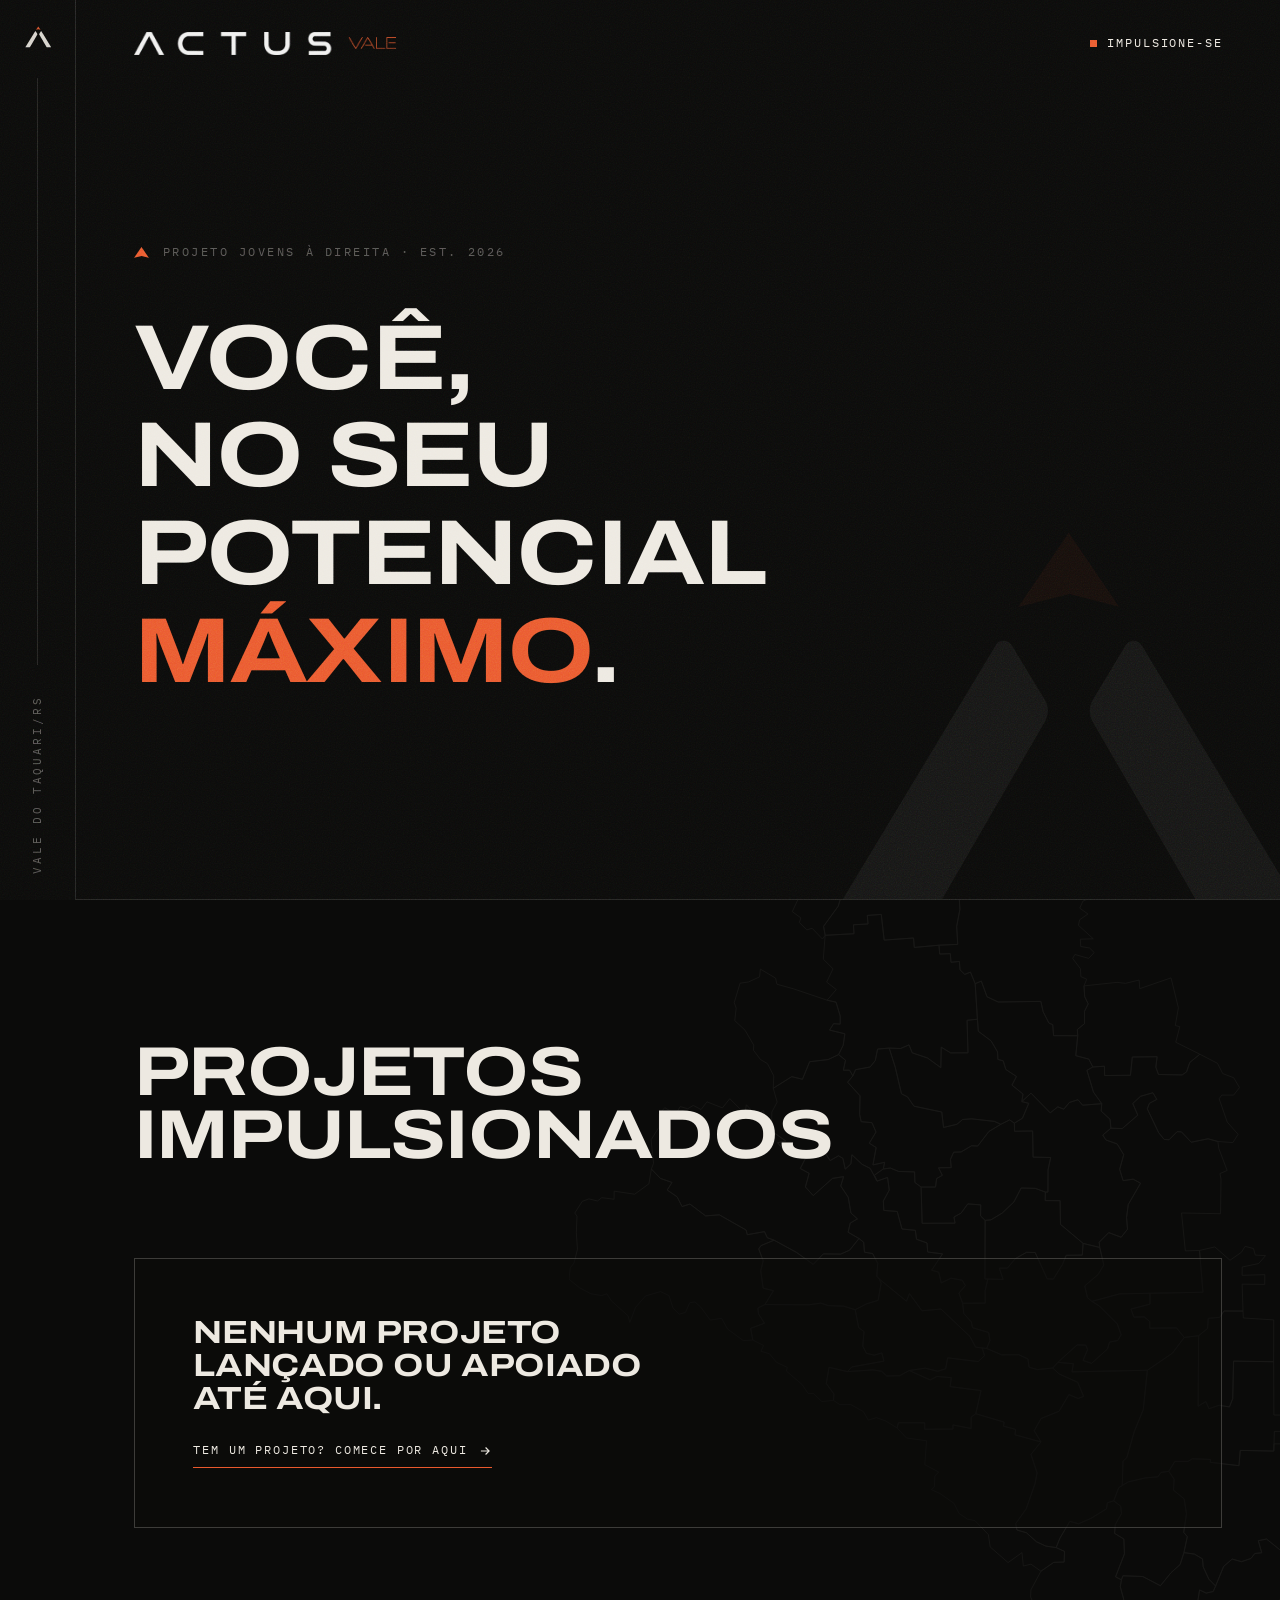
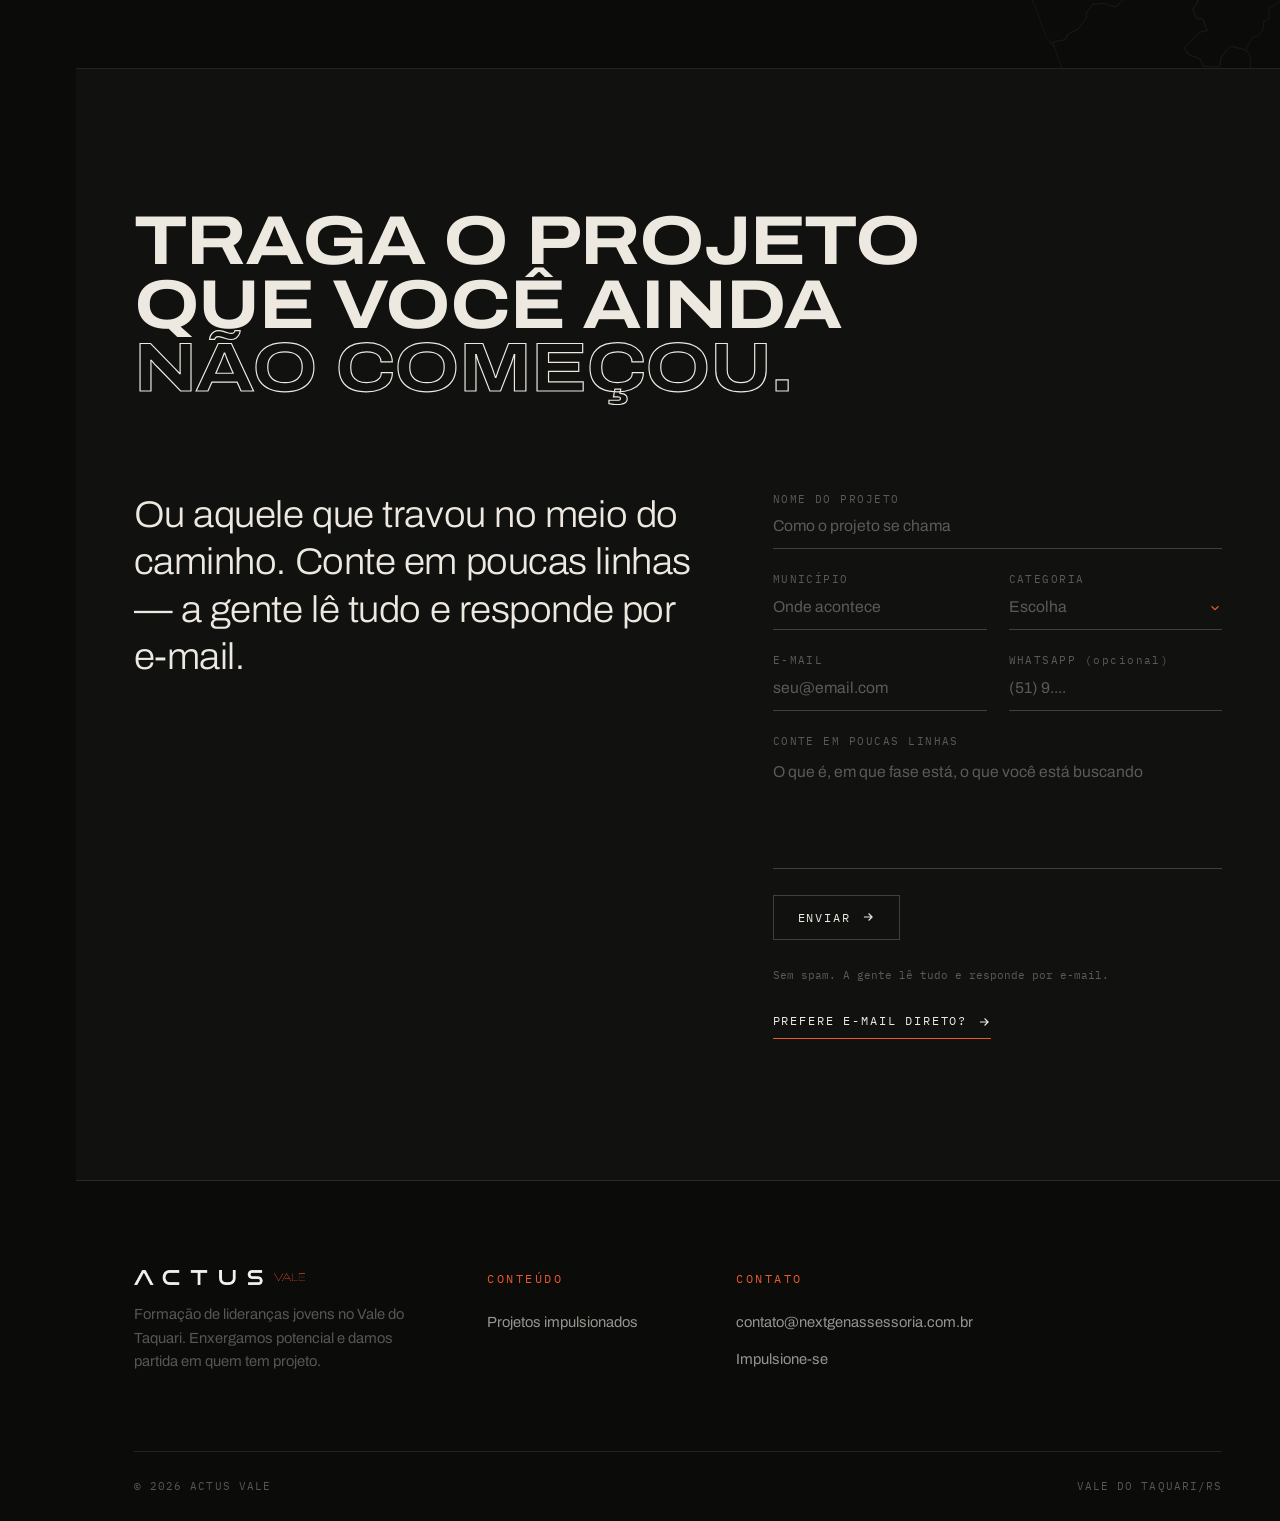
<file: index.html>
<!doctype html>
<html lang="pt-BR">
<head>
<meta charset="UTF-8">
<meta name="viewport" content="width=device-width, initial-scale=1">
<title>Actus Vale</title>
<meta name="description" content="Projeto Jovens à Direita, do Vale do Taquari. Formação de lideranças jovens, mentoria e caminho de recurso para quem tem projeto.">
<link rel="icon" href="assets/img/mark.svg" type="image/svg+xml">
<link rel="preconnect" href="https://fonts.googleapis.com">
<link rel="preconnect" href="https://fonts.gstatic.com" crossorigin>
<link href="https://fonts.googleapis.com/css2?family=Archivo:wdth,wght@62..125,300..800&family=IBM+Plex+Mono:wght@400;500&family=Newsreader:ital,opsz,wght@1,6..72,300&display=swap" rel="stylesheet">
<link rel="stylesheet" href="assets/css/style.css">
</head>
<body>

<!-- ============ RAIL ============ -->
<aside class="rail">
  <a href="index.html"><img class="rail-mark" src="assets/img/mark.svg" alt="Actus Vale"></a>
  <div class="rail-track"><div class="rail-fill"></div></div>
  <div class="rail-vert">Vale do Taquari/RS</div>
</aside>

<!-- ============ CABEÇALHO ============ -->
<header class="head">
  <div class="wrap">
    <a href="index.html" class="brand">
      <img src="assets/img/logo-horizontal-light.png" alt="Actus Vale">
    </a>
    <div class="head-right">
      <!-- página "Sobre" fora do ar por enquanto — descomente para reativar
      <a href="sobre.html" class="nav-link">Sobre</a>
      -->
      <a href="#convite" class="nav-cta"><span class="dot"></span>Impulsione-se</a>
    </div>
  </div>
</header>

<main>

  <!-- ============ HERO ============ -->
  <section class="hero">
    <img class="hero-mark" src="assets/img/mark.svg" alt="">

    <div class="wrap hero-inner">
      <div class="hero-flag">
        <svg class="chev" viewBox="387 0 64 47" xmlns="http://www.w3.org/2000/svg"><polygon fill="#ea592d" points="419.36 38.005 387.505 46.02 418.859 0 450.148 45.872 419.36 38.005"/></svg>
        <span class="tag">Projeto Jovens à Direita · Est. 2026</span>
      </div>

      <h1 class="dsp dsp-xl hero-title">
        <span class="hl"><span>Você,</span></span>
        <span class="hl"><span>no seu</span></span>
        <span class="hl"><span>potencial</span></span>
        <span class="hl"><span><em class="sig" style="font-style:normal">máximo</em>.</span></span>
      </h1>
    </div>
  </section>

  <!-- ============ PROJETOS IMPULSIONADOS ============ -->
  <!-- fundo: malha dos 36 municípios do Corede Vale do Taquari (IBGE) -->
  <section class="sec sec--map" id="projetos">
    <img class="sec-map" src="assets/img/vale-do-taquari.svg" alt="">
    <div class="wrap">
      <div class="sec-head">
        <div style="grid-column:1/-1">
          <h2 class="dsp dsp-lg rv">Projetos<br>impulsionados</h2>
        </div>
      </div>

      <div class="empty rv">
        <p class="empty-stmt">Nenhum projeto lançado ou apoiado até aqui.</p>
        <a href="#convite" class="empty-cta">Tem um projeto? Comece por aqui
          <svg viewBox="0 0 24 24" fill="none" stroke="currentColor" stroke-width="2"><path d="M5 12h14M13 6l6 6-6 6"/></svg>
        </a>
      </div>
    </div>
  </section>

  <!-- ============ CONVITE ============ -->
  <section class="sec sec--panel invite" id="convite">
    <div class="wrap">
      <div class="sec-head">
        <div style="grid-column:1/-1">
          <h2 class="dsp dsp-lg rv">Traga o projeto<br>que você ainda<br><span class="hollow">não começou.</span></h2>
        </div>
      </div>

      <div class="invite-grid" style="align-items:start">
        <p class="stmt rv" style="max-width:32ch">Ou aquele que travou no meio do caminho. Conte em poucas linhas — a gente lê tudo e responde por e-mail.</p>
        <div class="rv" style="--d:.1s">
          <form class="proj-form" id="proj-form" data-worker-url="https://actus-vale-contato.jeferson-scheibler.workers.dev">
            <!-- campo-armadilha contra robôs: fica vazio para gente. Nome
                 propositalmente sem sentido — "empresa"/"company" são alvo
                 comum de autofill e gerenciador de senha, mesmo escondidos,
                 e isso já gerou falso positivo real (perdeu um envio). -->
            <div class="proj-hp" aria-hidden="true">
              <label for="proj-hp-3x9">Não preencha este campo</label>
              <input type="text" id="proj-hp-3x9" name="verificacao_3x9" tabindex="-1" autocomplete="off">
            </div>

            <div class="proj-field">
              <label class="proj-label" for="proj-nome">Nome do projeto</label>
              <input type="text" id="proj-nome" name="nome" placeholder="Como o projeto se chama" required>
            </div>

            <div class="proj-row proj-row--split">
              <div class="proj-field">
                <label class="proj-label" for="proj-municipio">Município</label>
                <input type="text" id="proj-municipio" name="municipio" placeholder="Onde acontece" required>
              </div>
              <div class="proj-field">
                <label class="proj-label" for="proj-categoria">Categoria</label>
                <select id="proj-categoria" name="categoria" required>
                  <option value="" disabled selected>Escolha</option>
                  <option>Formação</option>
                  <option>Observatório</option>
                  <option>Mentoria e recurso</option>
                  <option>Rede Actus</option>
                  <option>Outra</option>
                </select>
              </div>
            </div>

            <div class="proj-row proj-row--split">
              <div class="proj-field">
                <label class="proj-label" for="proj-email">E-mail</label>
                <input type="email" id="proj-email" name="email" placeholder="seu@email.com" required>
              </div>
              <div class="proj-field">
                <label class="proj-label" for="proj-telefone">WhatsApp <span style="text-transform:none">(opcional)</span></label>
                <input type="tel" id="proj-telefone" name="telefone" placeholder="(51) 9....">
              </div>
            </div>

            <div class="proj-field">
              <label class="proj-label" for="proj-mensagem">Conte em poucas linhas</label>
              <textarea id="proj-mensagem" name="mensagem" rows="4" minlength="10" placeholder="O que é, em que fase está, o que você está buscando" required></textarea>
            </div>

            <button type="submit" class="proj-submit">Enviar
              <svg viewBox="0 0 24 24" fill="none" stroke="currentColor" stroke-width="2"><path d="M5 12h14M13 6l6 6-6 6"/></svg>
            </button>
            <p class="proj-status" data-role="status">Sem spam. A gente lê tudo e responde por e-mail.</p>
          </form>
          <a href="mailto:contato@nextgenassessoria.com.br" class="empty-cta" style="margin-top:28px">Prefere e-mail direto?
            <svg viewBox="0 0 24 24" fill="none" stroke="currentColor" stroke-width="2"><path d="M5 12h14M13 6l6 6-6 6"/></svg>
          </a>
        </div>
      </div>
    </div>
  </section>

</main>

<!-- ============ RODAPÉ ============ -->
<footer class="foot">
  <div class="wrap">
    <div class="foot-cols">
      <div>
        <a href="index.html" class="brand-footer"><img src="assets/img/logo-horizontal-light.png" alt="Actus Vale"></a>
        <p>Formação de lideranças jovens no Vale do Taquari. Enxergamos potencial e damos partida em quem tem projeto.</p>
      </div>
      <!-- coluna "Movimento" some junto com a página Sobre — descomente para reativar
      <div class="foot-col">
        <h4 class="tag tag--sig">Movimento</h4>
        <ul>
          <li><a href="sobre.html#manifesto">Manifesto</a></li>
          <li><a href="sobre.html#principios">Princípios</a></li>
          <li><a href="sobre.html#atuacao">Atuação</a></li>
        </ul>
      </div>
      -->
      <div class="foot-col">
        <h4 class="tag tag--sig">Conteúdo</h4>
        <ul>
          <li><a href="projetos/index.html">Projetos impulsionados</a></li>
        </ul>
      </div>
      <div class="foot-col">
        <h4 class="tag tag--sig">Contato</h4>
        <ul>
          <li><a href="mailto:contato@nextgenassessoria.com.br">contato@nextgenassessoria.com.br</a></li>
          <li><a href="#convite">Impulsione-se</a></li>
        </ul>
      </div>
    </div>

    <div class="foot-bar">
      <span>© 2026 Actus Vale</span>
      <span>Vale do Taquari/RS</span>
    </div>
  </div>
</footer>

<script src="assets/js/main.js"></script>
</body>
</html>
</file>
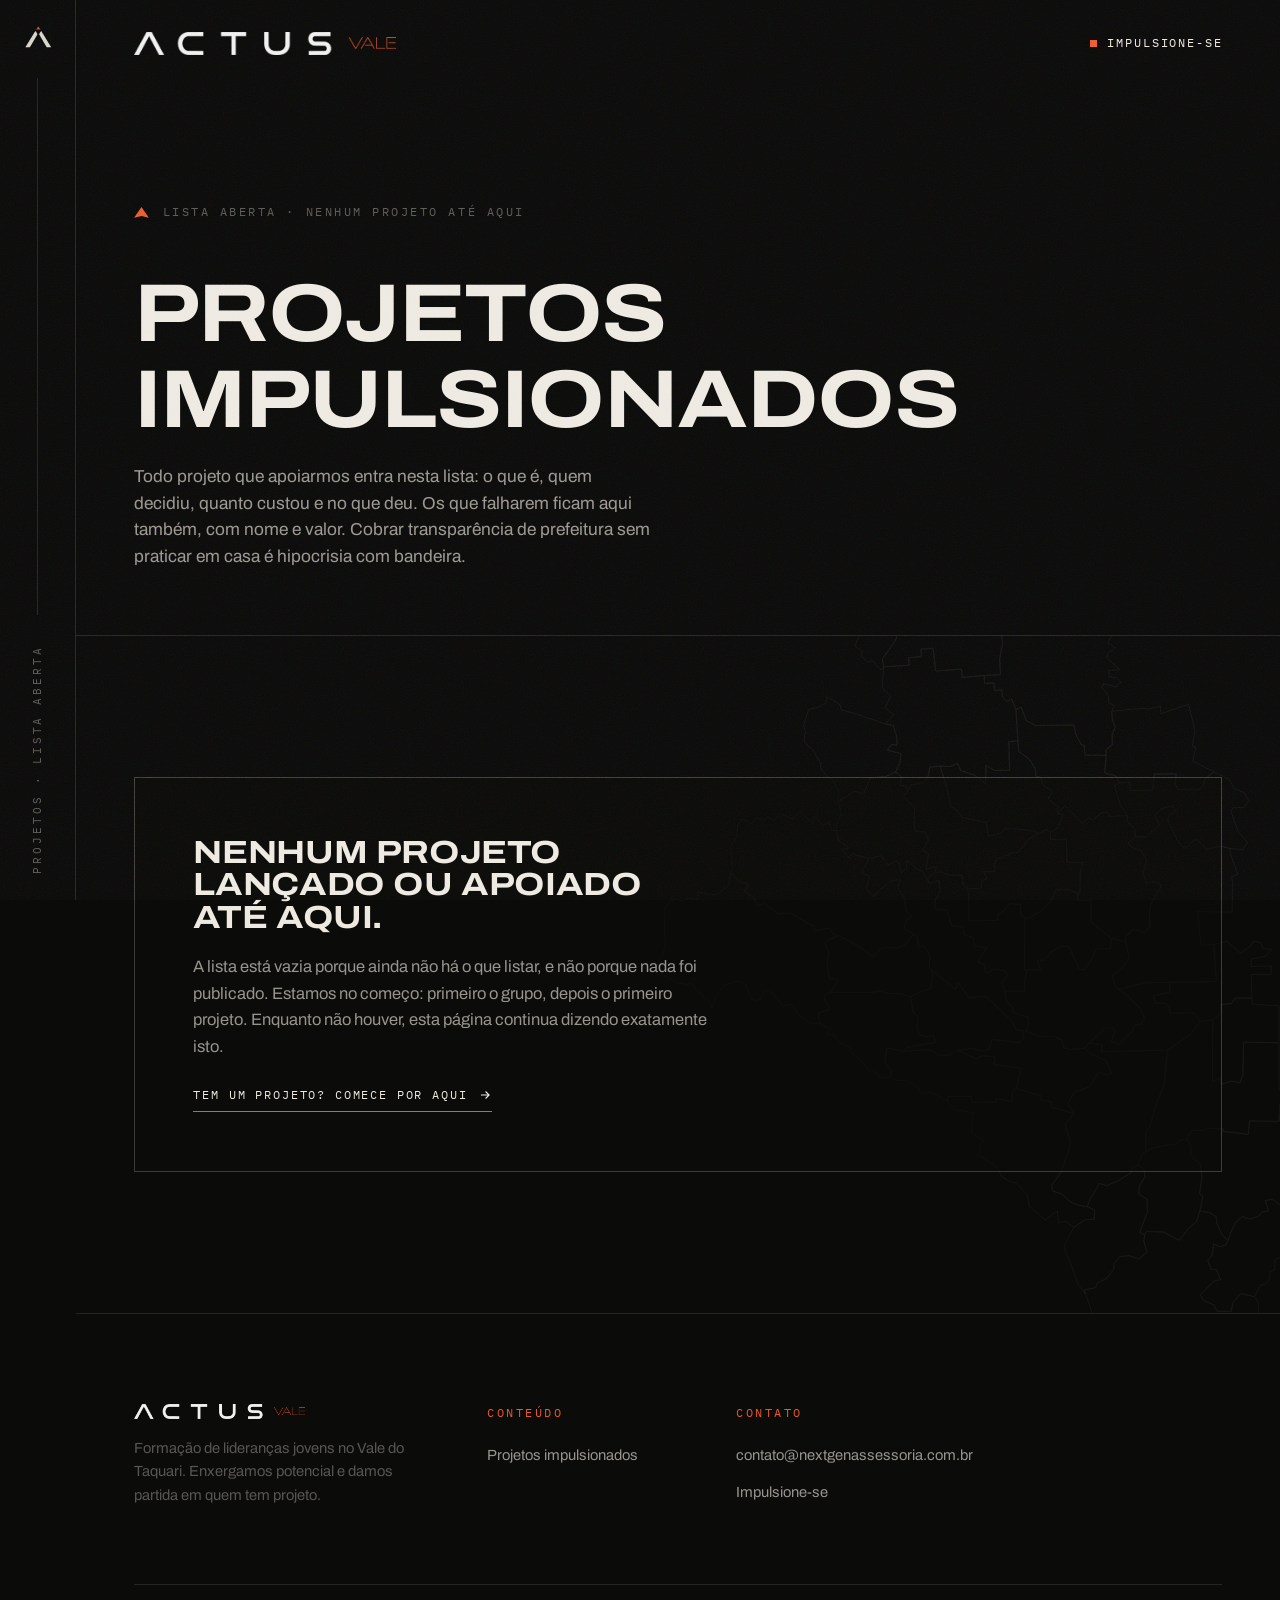
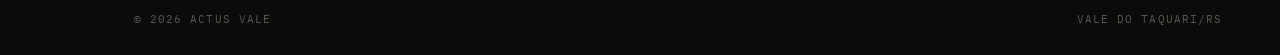
<file: projetos/index.html>
<!doctype html>
<html lang="pt-BR">
<head>
<meta charset="UTF-8">
<meta name="viewport" content="width=device-width, initial-scale=1">
<title>Projetos impulsionados · Actus Vale</title>
<meta name="description" content="Lista aberta dos projetos apoiados pela Actus Vale, com quem decidiu, o que custou e no que deu. Nenhum projeto lançado ou apoiado até aqui.">
<link rel="icon" href="../assets/img/mark.svg" type="image/svg+xml">
<link rel="preconnect" href="https://fonts.googleapis.com">
<link rel="preconnect" href="https://fonts.gstatic.com" crossorigin>
<link href="https://fonts.googleapis.com/css2?family=Archivo:wdth,wght@62..125,300..800&family=IBM+Plex+Mono:wght@400;500&family=Newsreader:ital,opsz,wght@1,6..72,300&display=swap" rel="stylesheet">
<link rel="stylesheet" href="../assets/css/style.css">
</head>
<body>

<aside class="rail">
  <a href="../index.html"><img class="rail-mark" src="../assets/img/mark.svg" alt="Actus Vale"></a>
  <div class="rail-track"><div class="rail-fill"></div></div>
  <div class="rail-vert">Projetos · Lista aberta</div>
</aside>

<header class="head">
  <div class="wrap">
    <a href="../index.html" class="brand">
      <img src="../assets/img/logo-horizontal-light.png" alt="Actus Vale">
    </a>
    <div class="head-right">
      <!-- página "Sobre" fora do ar por enquanto — descomente para reativar
      <a href="../sobre.html" class="nav-link">Sobre</a>
      -->
      <a href="../index.html#convite" class="nav-cta"><span class="dot"></span>Impulsione-se</a>
    </div>
  </div>
</header>

<main>

  <section class="phead">
    <div class="wrap">
      <div class="hero-flag">
        <svg class="chev" viewBox="387 0 64 47" xmlns="http://www.w3.org/2000/svg"><polygon fill="#ea592d" points="419.36 38.005 387.505 46.02 418.859 0 450.148 45.872 419.36 38.005"/></svg>
        <span class="tag">Lista aberta · Nenhum projeto até aqui</span>
      </div>
      <h1 class="dsp dsp-xl" style="font-size:clamp(2rem,6.4vw,5.6rem)">
        <span class="hl"><span>Projetos</span></span>
        <span class="hl"><span>impulsionados</span></span>
      </h1>
      <p class="lede">Todo projeto que apoiarmos entra nesta lista: o que é, quem decidiu, quanto custou e no que deu. Os que falharem ficam aqui também, com nome e valor. Cobrar transparência de prefeitura sem praticar em casa é hipocrisia com bandeira.</p>
    </div>
  </section>

  <!-- fundo: malha dos 36 municípios do Corede Vale do Taquari (IBGE) -->
  <section class="sec sec--map">
    <img class="sec-map" src="../assets/img/vale-do-taquari.svg" alt="">
    <div class="wrap">
      <div class="empty rv">
        <p class="empty-stmt">Nenhum projeto lançado ou apoiado até aqui.</p>
        <p class="empty-desc">A lista está vazia porque ainda não há o que listar, e não porque nada foi publicado. Estamos no começo: primeiro o grupo, depois o primeiro projeto. Enquanto não houver, esta página continua dizendo exatamente isto.</p>
        <a href="../index.html#convite" class="empty-cta">Tem um projeto? Comece por aqui
          <svg viewBox="0 0 24 24" fill="none" stroke="currentColor" stroke-width="2"><path d="M5 12h14M13 6l6 6-6 6"/></svg>
        </a>
      </div>
    </div>
  </section>

</main>

<footer class="foot">
  <div class="wrap">
    <div class="foot-cols">
      <div>
        <a href="../index.html" class="brand-footer"><img src="../assets/img/logo-horizontal-light.png" alt="Actus Vale"></a>
        <p>Formação de lideranças jovens no Vale do Taquari. Enxergamos potencial e damos partida em quem tem projeto.</p>
      </div>
      <!-- coluna "Movimento" some junto com a página Sobre — descomente para reativar
      <div class="foot-col">
        <h4 class="tag tag--sig">Movimento</h4>
        <ul>
          <li><a href="../sobre.html#manifesto">Manifesto</a></li>
          <li><a href="../sobre.html#principios">Princípios</a></li>
          <li><a href="../sobre.html#atuacao">Atuação</a></li>
        </ul>
      </div>
      -->
      <div class="foot-col">
        <h4 class="tag tag--sig">Conteúdo</h4>
        <ul>
          <li><a href="index.html">Projetos impulsionados</a></li>
        </ul>
      </div>
      <div class="foot-col">
        <h4 class="tag tag--sig">Contato</h4>
        <ul>
          <li><a href="mailto:contato@nextgenassessoria.com.br">contato@nextgenassessoria.com.br</a></li>
          <li><a href="../index.html#convite">Impulsione-se</a></li>
        </ul>
      </div>
    </div>

    <div class="foot-bar">
      <span>© 2026 Actus Vale</span>
      <span>Vale do Taquari/RS</span>
    </div>
  </div>
</footer>

<script src="../assets/js/main.js"></script>
</body>
</html>
</file>
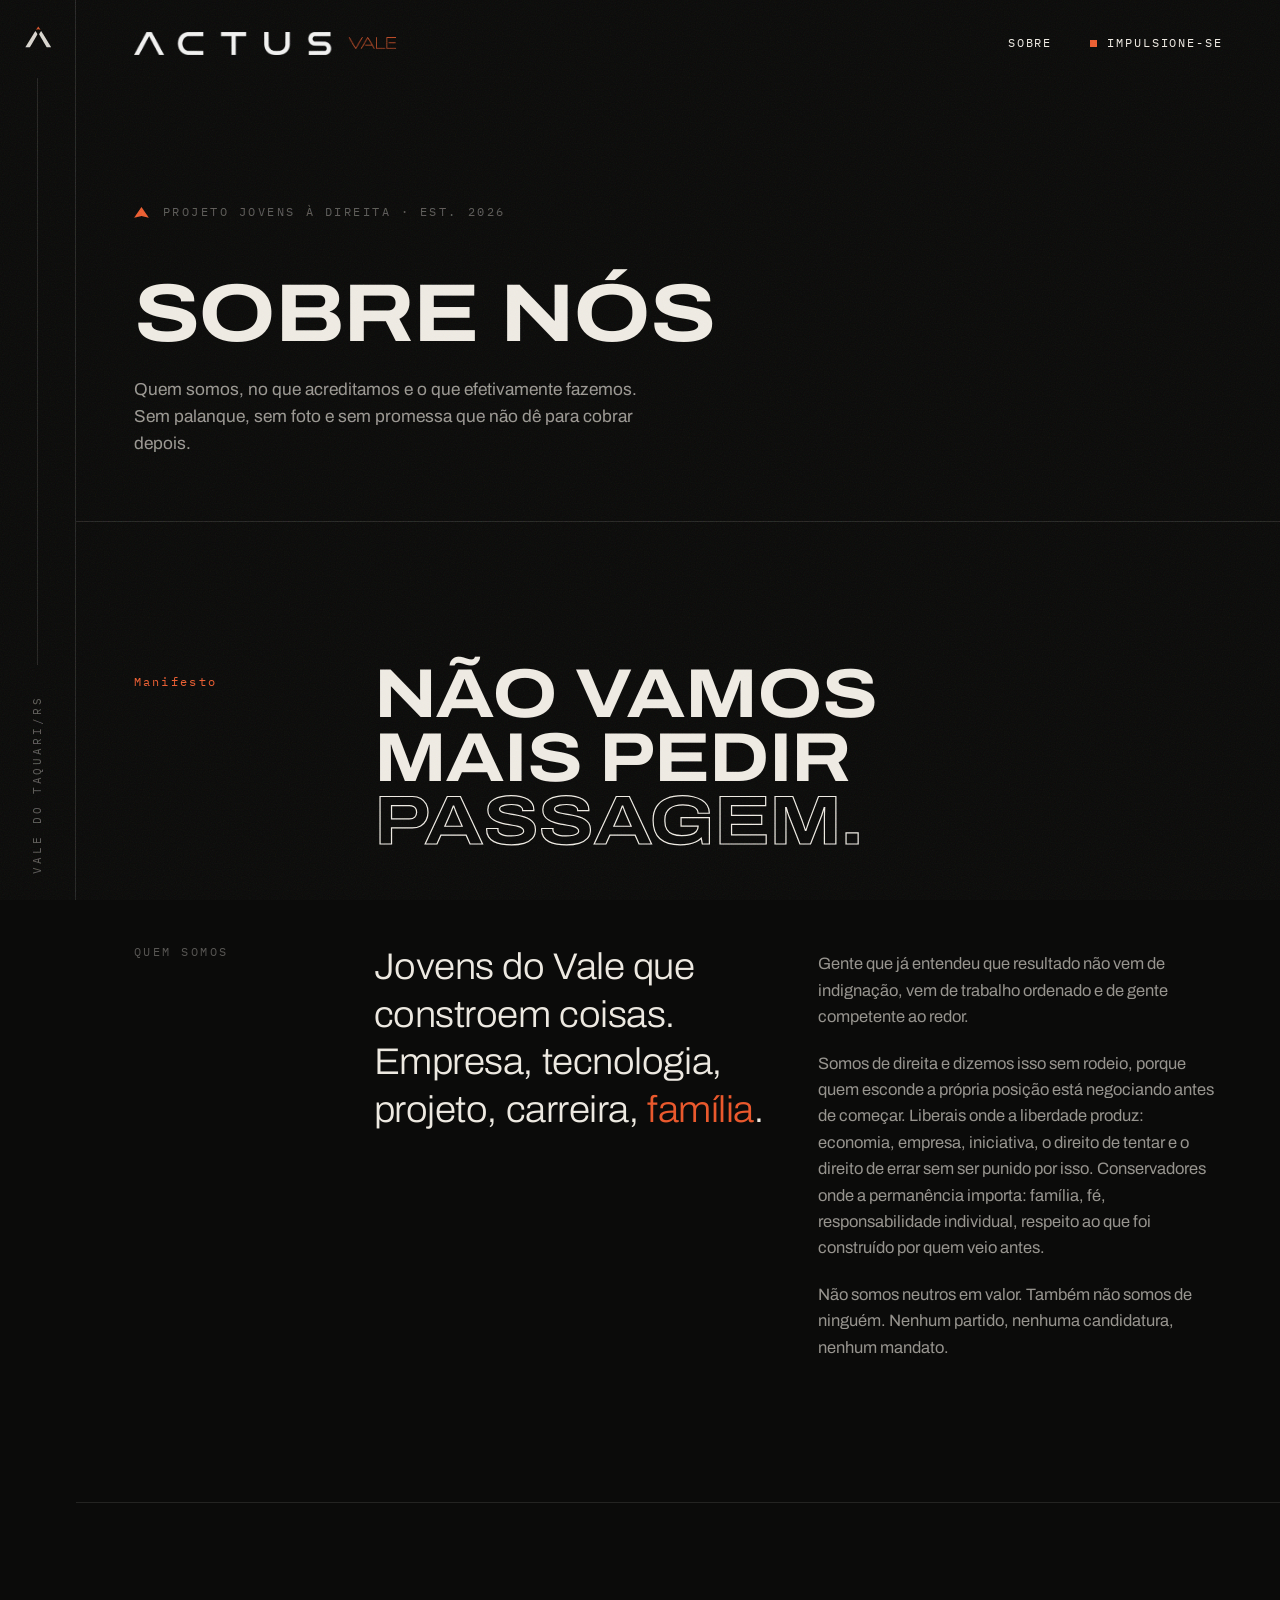
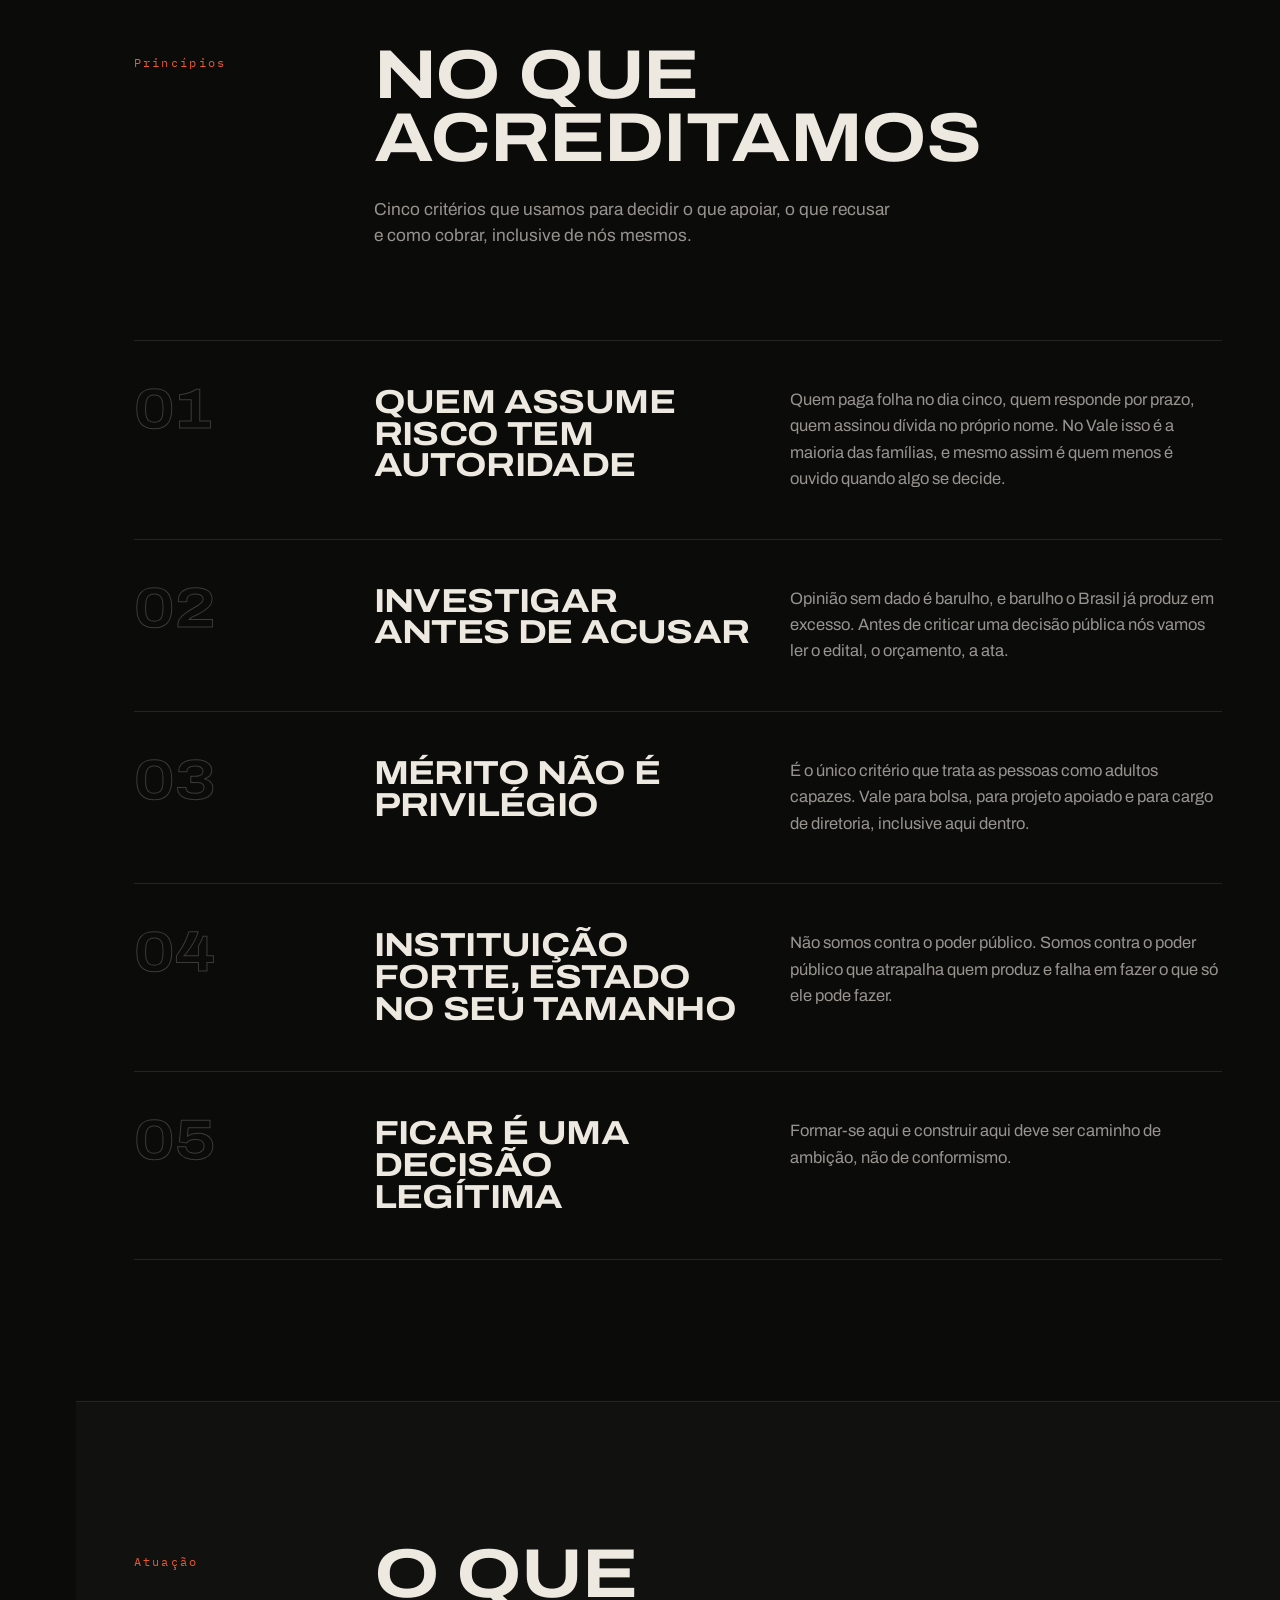
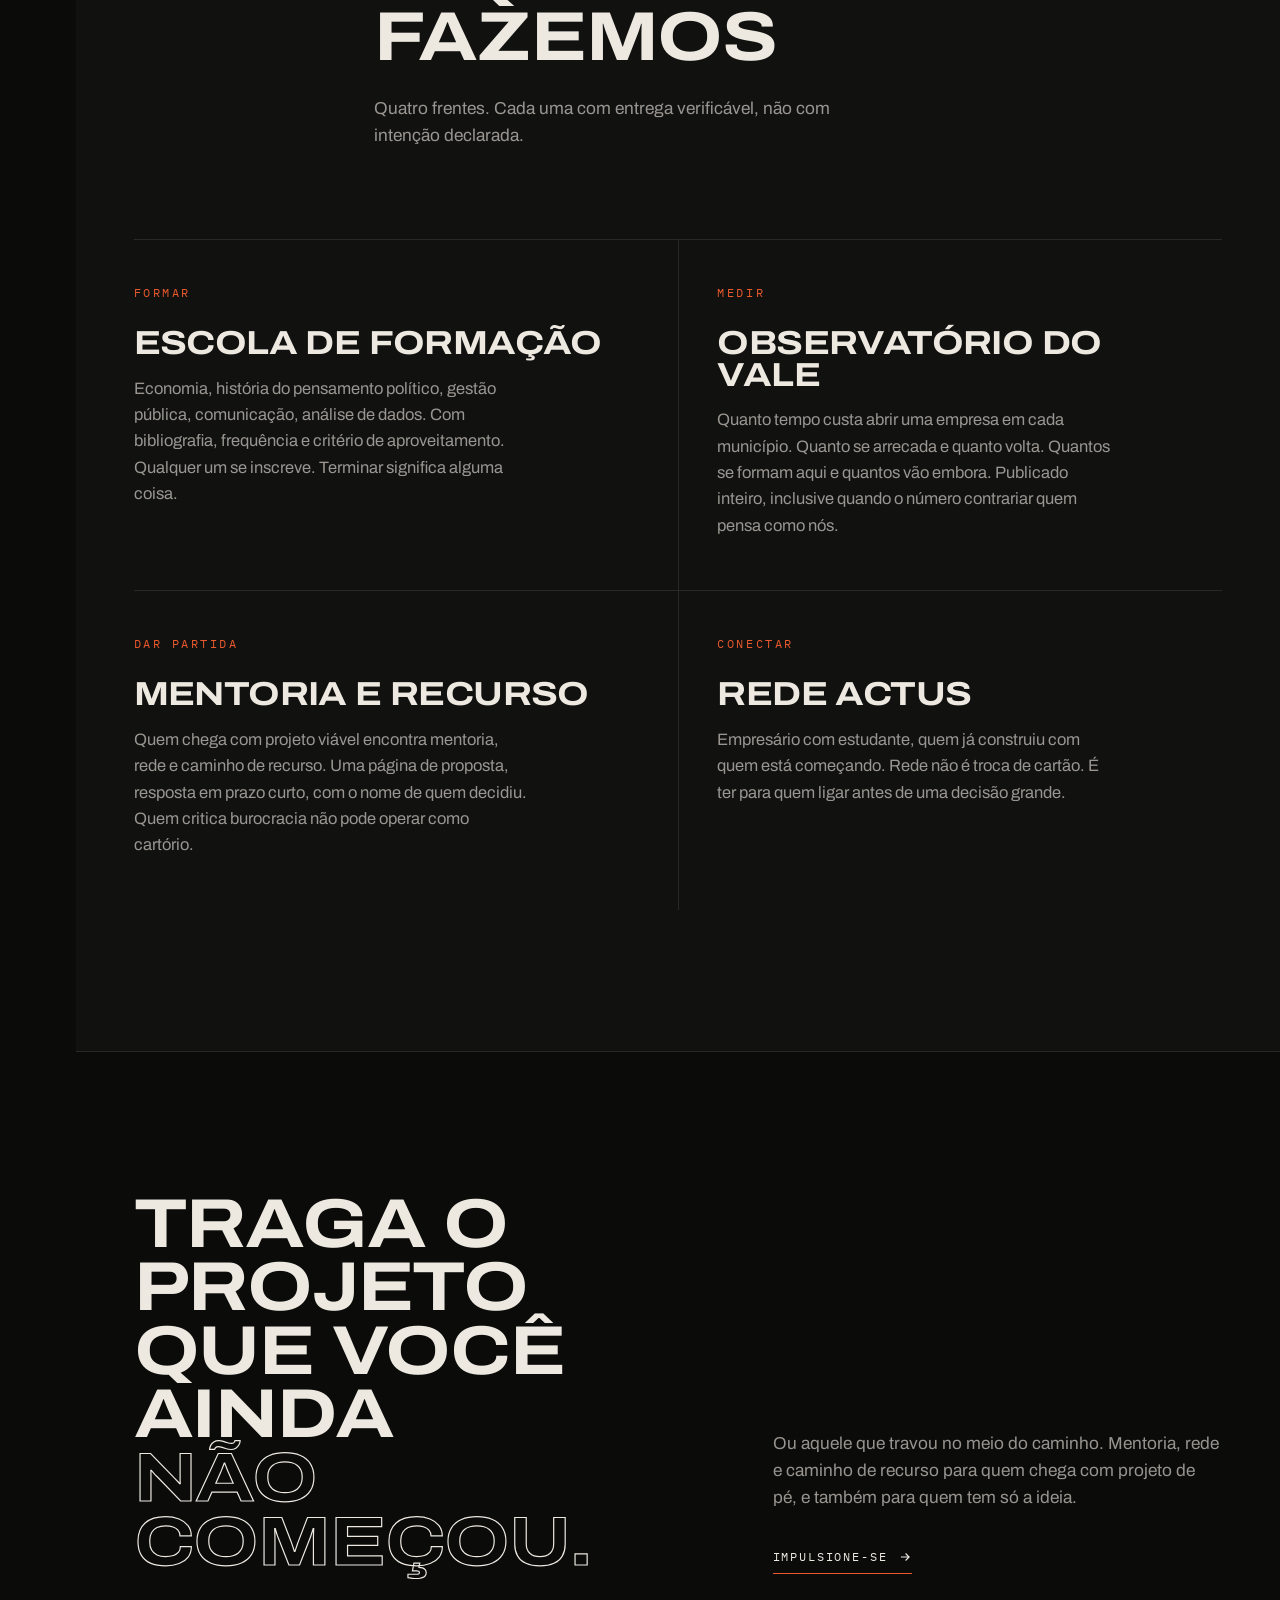
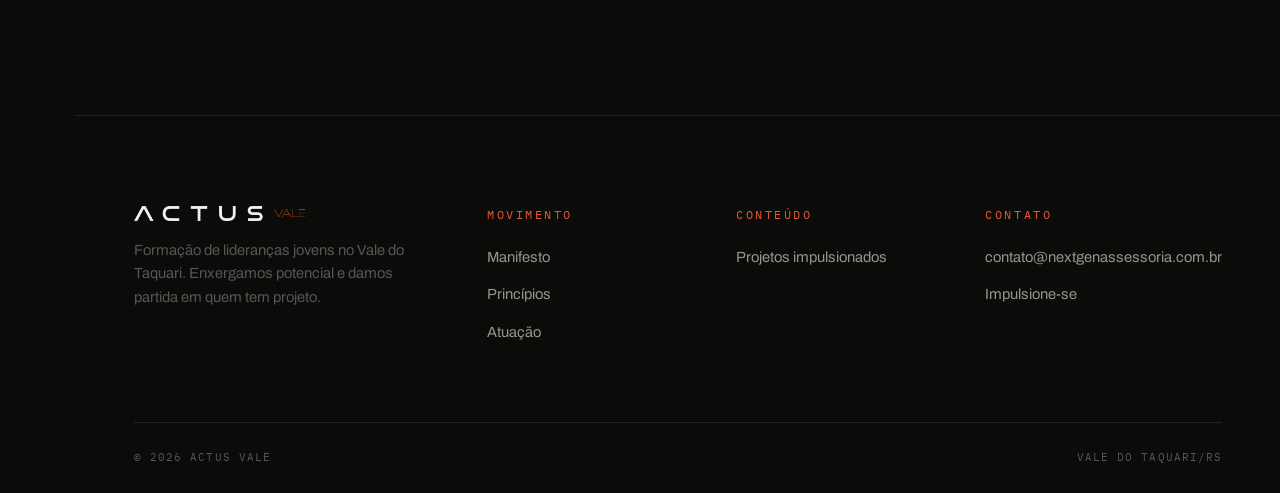
<file: sobre.html>
<!doctype html>
<html lang="pt-BR">
<head>
<meta charset="UTF-8">
<meta name="viewport" content="width=device-width, initial-scale=1">
<title>Sobre · Actus Vale</title>
<meta name="description" content="Manifesto, princípios e frentes de atuação da Actus Vale, projeto de formação de lideranças jovens no Vale do Taquari.">
<link rel="icon" href="assets/img/mark.svg" type="image/svg+xml">
<link rel="preconnect" href="https://fonts.googleapis.com">
<link rel="preconnect" href="https://fonts.gstatic.com" crossorigin>
<link href="https://fonts.googleapis.com/css2?family=Archivo:wdth,wght@62..125,300..800&family=IBM+Plex+Mono:wght@400;500&family=Newsreader:ital,opsz,wght@1,6..72,300&display=swap" rel="stylesheet">
<link rel="stylesheet" href="assets/css/style.css">
</head>
<body>

<!-- ============ RAIL ============ -->
<aside class="rail">
  <a href="index.html"><img class="rail-mark" src="assets/img/mark.svg" alt="Actus Vale"></a>
  <div class="rail-track"><div class="rail-fill"></div></div>
  <div class="rail-vert">Vale do Taquari/RS</div>
</aside>

<!-- ============ CABEÇALHO ============ -->
<header class="head">
  <div class="wrap">
    <a href="index.html" class="brand">
      <img src="assets/img/logo-horizontal-light.png" alt="Actus Vale">
    </a>
    <div class="head-right">
      <a href="sobre.html" class="nav-link" aria-current="page">Sobre</a>
      <a href="index.html#convite" class="nav-cta"><span class="dot"></span>Impulsione-se</a>
    </div>
  </div>
</header>

<main>

  <!-- ============ ABERTURA ============ -->
  <section class="phead">
    <div class="wrap">
      <div class="hero-flag">
        <svg class="chev" viewBox="387 0 64 47" xmlns="http://www.w3.org/2000/svg"><polygon fill="#ea592d" points="419.36 38.005 387.505 46.02 418.859 0 450.148 45.872 419.36 38.005"/></svg>
        <span class="tag">Projeto Jovens à Direita · Est. 2026</span>
      </div>
      <h1 class="dsp dsp-xl" style="font-size:clamp(2rem,6.4vw,5.6rem)">
        <span class="hl"><span>Sobre nós</span></span>
      </h1>
      <p class="lede">Quem somos, no que acreditamos e o que efetivamente fazemos. Sem palanque, sem foto e sem promessa que não dê para cobrar depois.</p>
    </div>
  </section>

  <!-- ============ MANIFESTO ============ -->
  <section class="sec" id="manifesto">
    <div class="wrap">
      <div class="sec-head">
        <span class="num">Manifesto</span>
        <div>
          <h2 class="dsp dsp-lg rv">Não vamos<br>mais pedir<br><span class="hollow">passagem.</span></h2>
        </div>
      </div>

      <div class="stmt-grid">
        <span class="tag rv">Quem somos</span>
        <p class="stmt rv" style="--d:.06s">Jovens do Vale que constroem coisas. Empresa, tecnologia, projeto, carreira, <em>família</em>.</p>
        <div class="col rv" style="--d:.12s">
          <p>Gente que já entendeu que resultado não vem de indignação, vem de trabalho ordenado e de gente competente ao redor.</p>
          <p>Somos de direita e dizemos isso sem rodeio, porque quem esconde a própria posição está negociando antes de começar. Liberais onde a liberdade produz: economia, empresa, iniciativa, o direito de tentar e o direito de errar sem ser punido por isso. Conservadores onde a permanência importa: família, fé, responsabilidade individual, respeito ao que foi construído por quem veio antes.</p>
          <p>Não somos neutros em valor. Também não somos de ninguém. Nenhum partido, nenhuma candidatura, nenhum mandato.</p>
        </div>
      </div>
    </div>
  </section>

  <!-- ============ PRINCÍPIOS ============ -->
  <section class="sec" id="principios">
    <div class="wrap">
      <div class="sec-head">
        <span class="num">Princípios</span>
        <div>
          <h2 class="dsp dsp-lg rv">No que<br>acreditamos</h2>
          <p class="lede rv" style="--d:.08s">Cinco critérios que usamos para decidir o que apoiar, o que recusar e como cobrar, inclusive de nós mesmos.</p>
        </div>
      </div>

      <div class="tenets">
        <article class="tenet rv">
          <span class="tenet-n">01</span>
          <h3 class="dsp dsp-md">Quem assume risco tem autoridade</h3>
          <p>Quem paga folha no dia cinco, quem responde por prazo, quem assinou dívida no próprio nome. No Vale isso é a maioria das famílias, e mesmo assim é quem menos é ouvido quando algo se decide.</p>
        </article>
        <article class="tenet rv">
          <span class="tenet-n">02</span>
          <h3 class="dsp dsp-md">Investigar antes de acusar</h3>
          <p>Opinião sem dado é barulho, e barulho o Brasil já produz em excesso. Antes de criticar uma decisão pública nós vamos ler o edital, o orçamento, a ata.</p>
        </article>
        <article class="tenet rv">
          <span class="tenet-n">03</span>
          <h3 class="dsp dsp-md">Mérito não é privilégio</h3>
          <p>É o único critério que trata as pessoas como adultos capazes. Vale para bolsa, para projeto apoiado e para cargo de diretoria, inclusive aqui dentro.</p>
        </article>
        <article class="tenet rv">
          <span class="tenet-n">04</span>
          <h3 class="dsp dsp-md">Instituição forte, Estado no seu tamanho</h3>
          <p>Não somos contra o poder público. Somos contra o poder público que atrapalha quem produz e falha em fazer o que só ele pode fazer.</p>
        </article>
        <article class="tenet rv">
          <span class="tenet-n">05</span>
          <h3 class="dsp dsp-md">Ficar é uma decisão legítima</h3>
          <p>Formar-se aqui e construir aqui deve ser caminho de ambição, não de conformismo.</p>
        </article>
      </div>
    </div>
  </section>

  <!-- ============ ATUAÇÃO ============ -->
  <section class="sec sec--panel" id="atuacao">
    <div class="wrap">
      <div class="sec-head">
        <span class="num">Atuação</span>
        <div>
          <h2 class="dsp dsp-lg rv">O que<br>fazemos</h2>
          <p class="lede rv" style="--d:.08s">Quatro frentes. Cada uma com entrega verificável, não com intenção declarada.</p>
        </div>
      </div>

      <div class="fronts">
        <article class="front rv">
          <div class="front-top">
            <span class="tag tag--sig">Formar</span>
            <svg class="chev" viewBox="387 0 64 47" xmlns="http://www.w3.org/2000/svg"><polygon fill="#ea592d" points="419.36 38.005 387.505 46.02 418.859 0 450.148 45.872 419.36 38.005"/></svg>
          </div>
          <h3 class="dsp dsp-md">Escola de formação</h3>
          <p>Economia, história do pensamento político, gestão pública, comunicação, análise de dados. Com bibliografia, frequência e critério de aproveitamento. Qualquer um se inscreve. Terminar significa alguma coisa.</p>
        </article>

        <article class="front rv" style="--d:.07s">
          <div class="front-top">
            <span class="tag tag--sig">Medir</span>
            <svg class="chev" viewBox="387 0 64 47" xmlns="http://www.w3.org/2000/svg"><polygon fill="#ea592d" points="419.36 38.005 387.505 46.02 418.859 0 450.148 45.872 419.36 38.005"/></svg>
          </div>
          <h3 class="dsp dsp-md">Observatório do Vale</h3>
          <p>Quanto tempo custa abrir uma empresa em cada município. Quanto se arrecada e quanto volta. Quantos se formam aqui e quantos vão embora. Publicado inteiro, inclusive quando o número contrariar quem pensa como nós.</p>
        </article>

        <article class="front rv" style="--d:.14s">
          <div class="front-top">
            <span class="tag tag--sig">Dar partida</span>
            <svg class="chev" viewBox="387 0 64 47" xmlns="http://www.w3.org/2000/svg"><polygon fill="#ea592d" points="419.36 38.005 387.505 46.02 418.859 0 450.148 45.872 419.36 38.005"/></svg>
          </div>
          <h3 class="dsp dsp-md">Mentoria e recurso</h3>
          <p>Quem chega com projeto viável encontra mentoria, rede e caminho de recurso. Uma página de proposta, resposta em prazo curto, com o nome de quem decidiu. Quem critica burocracia não pode operar como cartório.</p>
        </article>

        <article class="front rv" style="--d:.21s">
          <div class="front-top">
            <span class="tag tag--sig">Conectar</span>
            <svg class="chev" viewBox="387 0 64 47" xmlns="http://www.w3.org/2000/svg"><polygon fill="#ea592d" points="419.36 38.005 387.505 46.02 418.859 0 450.148 45.872 419.36 38.005"/></svg>
          </div>
          <h3 class="dsp dsp-md">Rede Actus</h3>
          <p>Empresário com estudante, quem já construiu com quem está começando. Rede não é troca de cartão. É ter para quem ligar antes de uma decisão grande.</p>
        </article>
      </div>
    </div>
  </section>

  <!-- ============ FECHAMENTO ============ -->
  <section class="sec invite">
    <div class="wrap">
      <div class="invite-grid">
        <h2 class="dsp dsp-lg rv">Traga o projeto<br>que você ainda<br><span class="hollow">não começou.</span></h2>
        <div class="rv" style="--d:.1s">
          <p class="lede" style="margin-bottom:30px">Ou aquele que travou no meio do caminho. Mentoria, rede e caminho de recurso para quem chega com projeto de pé, e também para quem tem só a ideia.</p>
          <a href="index.html#convite" class="empty-cta">Impulsione-se
            <svg viewBox="0 0 24 24" fill="none" stroke="currentColor" stroke-width="2"><path d="M5 12h14M13 6l6 6-6 6"/></svg>
          </a>
        </div>
      </div>
    </div>
  </section>

</main>

<!-- ============ RODAPÉ ============ -->
<footer class="foot">
  <div class="wrap">
    <div class="foot-cols">
      <div>
        <a href="index.html" class="brand-footer"><img src="assets/img/logo-horizontal-light.png" alt="Actus Vale"></a>
        <p>Formação de lideranças jovens no Vale do Taquari. Enxergamos potencial e damos partida em quem tem projeto.</p>
      </div>
      <div class="foot-col">
        <h4 class="tag tag--sig">Movimento</h4>
        <ul>
          <li><a href="sobre.html#manifesto">Manifesto</a></li>
          <li><a href="sobre.html#principios">Princípios</a></li>
          <li><a href="sobre.html#atuacao">Atuação</a></li>
        </ul>
      </div>
      <div class="foot-col">
        <h4 class="tag tag--sig">Conteúdo</h4>
        <ul>
          <li><a href="projetos/index.html">Projetos impulsionados</a></li>
        </ul>
      </div>
      <div class="foot-col">
        <h4 class="tag tag--sig">Contato</h4>
        <ul>
          <li><a href="mailto:contato@nextgenassessoria.com.br">contato@nextgenassessoria.com.br</a></li>
          <li><a href="index.html#convite">Impulsione-se</a></li>
        </ul>
      </div>
    </div>

    <div class="foot-bar">
      <span>© 2026 Actus Vale</span>
      <span>Vale do Taquari/RS</span>
    </div>
  </div>
</footer>

<script src="assets/js/main.js"></script>
</body>
</html>
</file>
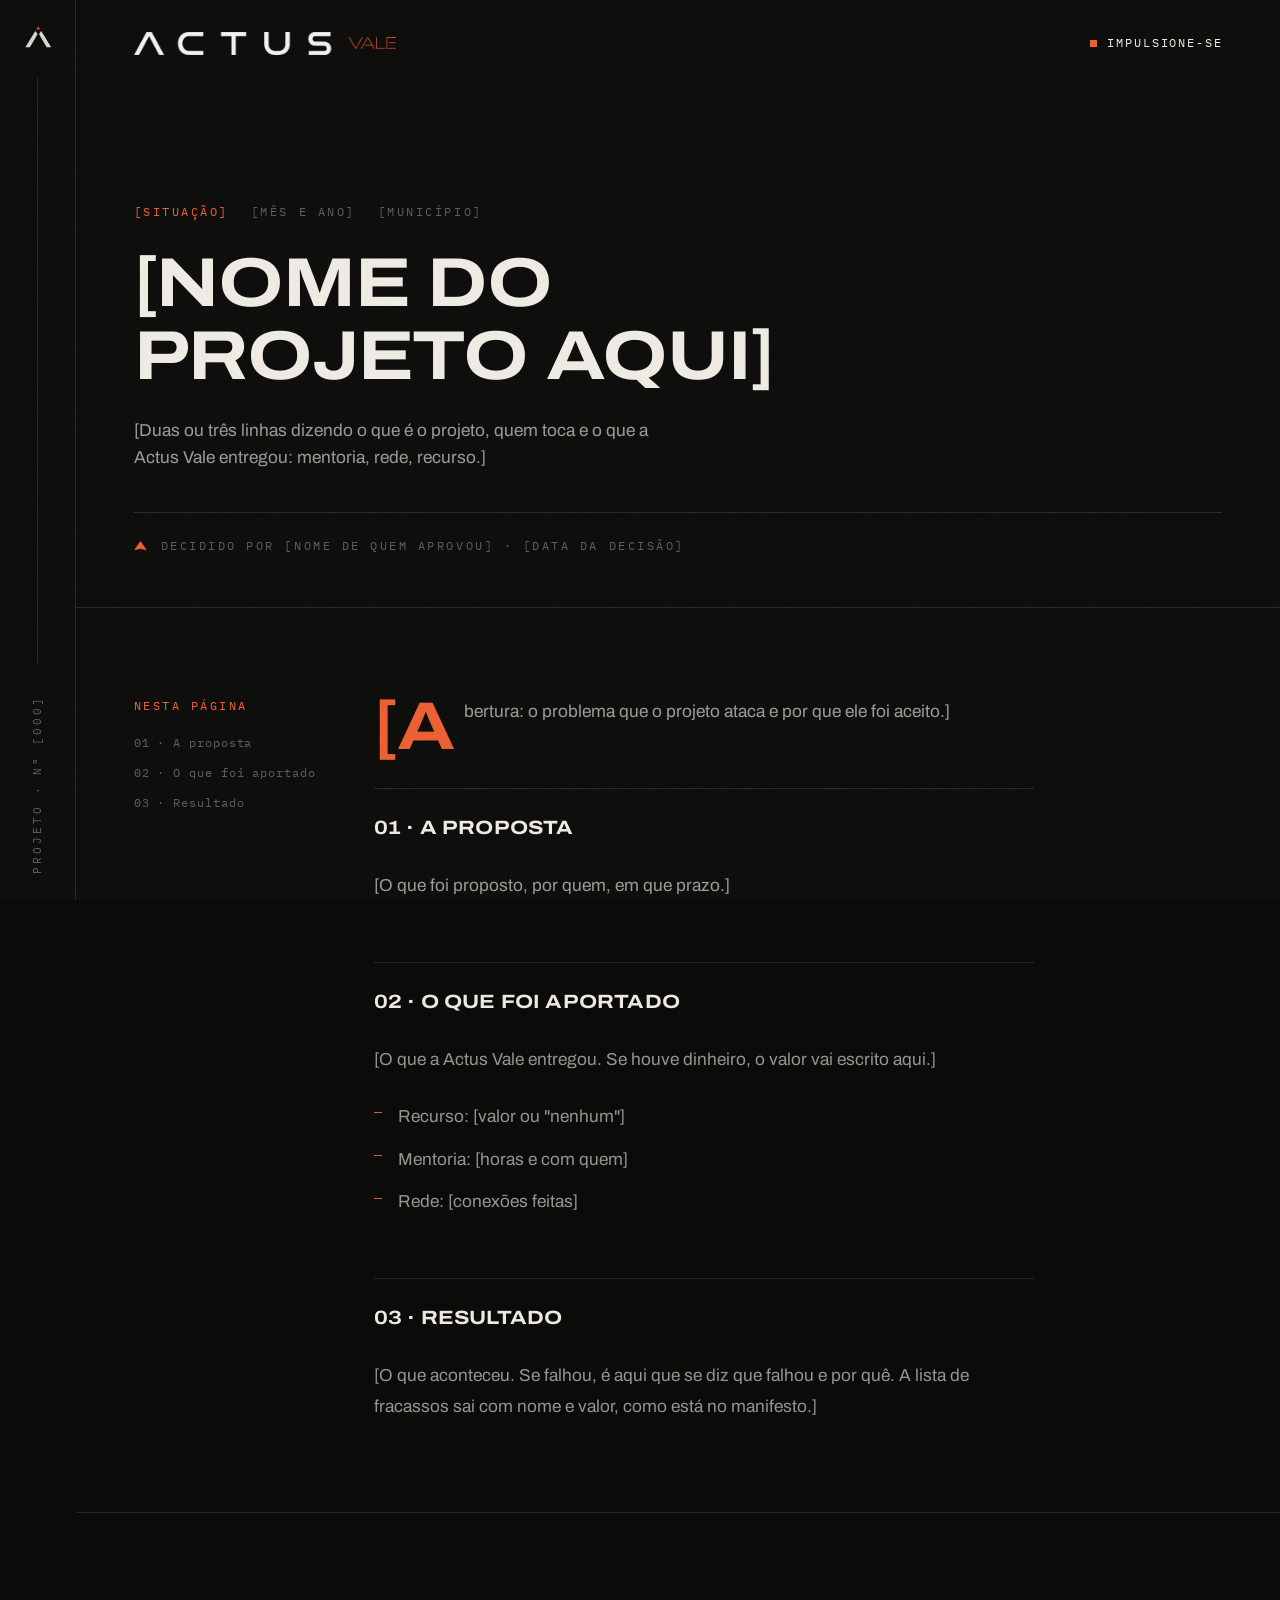
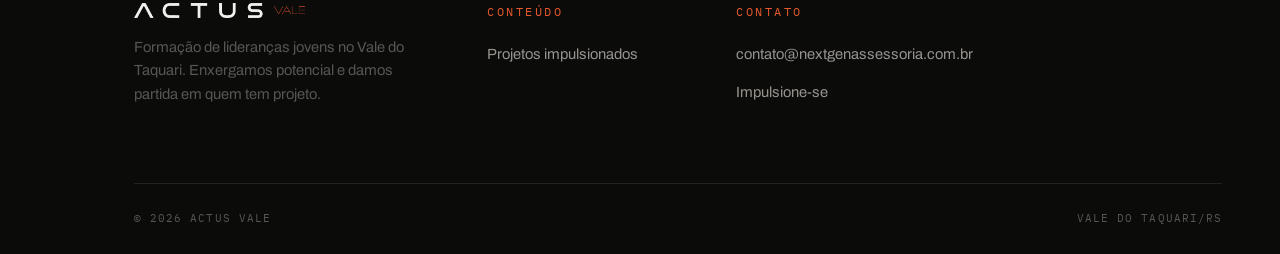
<file: projetos/modelo.html>
<!doctype html>
<!--
  MODELO DE PÁGINA DE PROJETO — não é conteúdo publicado.

  Para lançar um projeto:
   1. Duplique este arquivo com um nome descritivo (ex.: horta-comunitaria-estrela.html).
   2. Preencha tudo que está entre colchetes e apague os comentários.
   3. Remova a linha <meta name="robots" content="noindex"> do arquivo novo.
   4. Adicione a entrada correspondente em projetos/index.html, dentro de uma
      <div class="entries">, e apague de lá o bloco <div class="empty">.
-->
<html lang="pt-BR">
<head>
<meta charset="UTF-8">
<meta name="viewport" content="width=device-width, initial-scale=1">
<meta name="robots" content="noindex">
<title>[Nome do projeto] · Actus Vale</title>
<meta name="description" content="[Uma frase dizendo o que é o projeto e o que a Actus Vale fez por ele.]">
<link rel="icon" href="../assets/img/mark.svg" type="image/svg+xml">
<link rel="preconnect" href="https://fonts.googleapis.com">
<link rel="preconnect" href="https://fonts.gstatic.com" crossorigin>
<link href="https://fonts.googleapis.com/css2?family=Archivo:wdth,wght@62..125,300..800&family=IBM+Plex+Mono:wght@400;500&family=Newsreader:ital,opsz,wght@1,6..72,300&display=swap" rel="stylesheet">
<link rel="stylesheet" href="../assets/css/style.css">
</head>
<body>

<aside class="rail">
  <a href="../index.html"><img class="rail-mark" src="../assets/img/mark.svg" alt="Actus Vale"></a>
  <div class="rail-track"><div class="rail-fill"></div></div>
  <div class="rail-vert">Projeto · Nº [000]</div>
</aside>

<header class="head">
  <div class="wrap">
    <a href="../index.html" class="brand">
      <img src="../assets/img/logo-horizontal-light.png" alt="Actus Vale">
    </a>
    <div class="head-right">
      <!-- página "Sobre" fora do ar por enquanto — descomente para reativar
      <a href="../sobre.html" class="nav-link">Sobre</a>
      -->
      <a href="../index.html#convite" class="nav-cta"><span class="dot"></span>Impulsione-se</a>
    </div>
  </div>
</header>

<main>
  <article>

  <header class="art-head">
    <div class="wrap">
      <div class="art-meta">
        <!-- situação: Em andamento / Concluído / Encerrado sem sucesso -->
        <span class="tag tag--sig">[Situação]</span>
        <span class="tag">[Mês e ano]</span>
        <span class="tag">[Município]</span>
      </div>
      <h1 class="dsp dsp-lg">
        <span class="hl"><span>[Nome do</span></span>
        <span class="hl"><span>projeto aqui]</span></span>
      </h1>
      <p class="lede" style="margin-top:30px">[Duas ou três linhas dizendo o que é o projeto, quem toca e o que a Actus Vale entregou: mentoria, rede, recurso.]</p>
      <div class="art-by">
        <svg class="chev" viewBox="387 0 64 47" xmlns="http://www.w3.org/2000/svg"><polygon fill="#ea592d" points="419.36 38.005 387.505 46.02 418.859 0 450.148 45.872 419.36 38.005"/></svg>
        <span class="tag">Decidido por [nome de quem aprovou] · [data da decisão]</span>
      </div>
    </div>
  </header>

  <div class="art-body">
    <div class="wrap art-grid">

      <aside class="toc">
        <h4 class="tag tag--sig">Nesta página</h4>
        <ul>
          <li><a href="#proposta">01 · A proposta</a></li>
          <li><a href="#apoio">02 · O que foi aportado</a></li>
          <li><a href="#resultado">03 · Resultado</a></li>
        </ul>
      </aside>

      <div class="prose">
        <p>[Abertura: o problema que o projeto ataca e por que ele foi aceito.]</p>

        <h2 id="proposta">01 · A proposta</h2>
        <p>[O que foi proposto, por quem, em que prazo.]</p>

        <h2 id="apoio">02 · O que foi aportado</h2>
        <p>[O que a Actus Vale entregou. Se houve dinheiro, o valor vai escrito aqui.]</p>
        <ul>
          <li>Recurso: [valor ou "nenhum"]</li>
          <li>Mentoria: [horas e com quem]</li>
          <li>Rede: [conexões feitas]</li>
        </ul>

        <h2 id="resultado">03 · Resultado</h2>
        <p>[O que aconteceu. Se falhou, é aqui que se diz que falhou e por quê. A lista
        de fracassos sai com nome e valor, como está no manifesto.]</p>
      </div>

    </div>
  </div>

  </article>
</main>

<footer class="foot">
  <div class="wrap">
    <div class="foot-cols">
      <div>
        <a href="../index.html" class="brand-footer"><img src="../assets/img/logo-horizontal-light.png" alt="Actus Vale"></a>
        <p>Formação de lideranças jovens no Vale do Taquari. Enxergamos potencial e damos partida em quem tem projeto.</p>
      </div>
      <!-- coluna "Movimento" some junto com a página Sobre — descomente para reativar
      <div class="foot-col">
        <h4 class="tag tag--sig">Movimento</h4>
        <ul>
          <li><a href="../sobre.html#manifesto">Manifesto</a></li>
          <li><a href="../sobre.html#principios">Princípios</a></li>
          <li><a href="../sobre.html#atuacao">Atuação</a></li>
        </ul>
      </div>
      -->
      <div class="foot-col">
        <h4 class="tag tag--sig">Conteúdo</h4>
        <ul>
          <li><a href="index.html">Projetos impulsionados</a></li>
        </ul>
      </div>
      <div class="foot-col">
        <h4 class="tag tag--sig">Contato</h4>
        <ul>
          <li><a href="mailto:contato@nextgenassessoria.com.br">contato@nextgenassessoria.com.br</a></li>
          <li><a href="../index.html#convite">Impulsione-se</a></li>
        </ul>
      </div>
    </div>

    <div class="foot-bar">
      <span>© 2026 Actus Vale</span>
      <span>Vale do Taquari/RS</span>
    </div>
  </div>
</footer>

<script src="../assets/js/main.js"></script>
</body>
</html>
</file>
<file: assets/css/style.css>
/* =========================================================
   ACTUS VALE · sistema visual
   Prancha técnica: fundo escuro, hairlines, tipografia
   expandida em caixa alta, laranja como sinal único.
   ========================================================= */

:root {
  --void:      #0b0b0a;
  --panel:     #111110;
  --panel-2:   #171715;
  --bone:      #ede9e1;
  --bone-2:    rgba(237, 233, 225, 0.62);
  --bone-3:    rgba(237, 233, 225, 0.34);
  --signal:    #ea592d;
  --signal-2:  rgba(234, 89, 45, 0.5);
  --hair:      rgba(237, 233, 225, 0.11);
  --hair-2:    rgba(237, 233, 225, 0.22);

  --sans:  'Archivo', 'Helvetica Neue', Arial, sans-serif;
  --mono:  'IBM Plex Mono', 'Courier New', monospace;
  --quote: 'Newsreader', Georgia, serif;

  --rail: 76px;
  --head: 88px;
  --pad: clamp(20px, 4.5vw, 68px);
  --ease: cubic-bezier(0.16, 1, 0.3, 1);
}

*, *::before, *::after { box-sizing: border-box; }

html { scroll-behavior: smooth; }

body {
  margin: 0;
  padding-left: var(--rail);
  background: var(--void);
  color: var(--bone-2);
  font-family: var(--sans);
  font-variation-settings: 'wdth' 100, 'wght' 400;
  font-size: 16.5px;
  line-height: 1.6;
  -webkit-font-smoothing: antialiased;
  overflow-x: hidden;
}

/* grão de filme */
body::after {
  content: "";
  position: fixed;
  inset: 0;
  z-index: 900;
  pointer-events: none;
  opacity: 0.5;
  mix-blend-mode: soft-light;
  background-image: url("data:image/svg+xml,%3Csvg xmlns='http://www.w3.org/2000/svg' width='180' height='180'%3E%3Cfilter id='n'%3E%3CfeTurbulence type='fractalNoise' baseFrequency='0.85' numOctaves='3'/%3E%3C/filter%3E%3Crect width='100%25' height='100%25' filter='url(%23n)'/%3E%3C/svg%3E");
}

::selection { background: var(--signal); color: var(--void); }

a { color: inherit; text-decoration: none; }
img, svg { display: block; max-width: 100%; }
h1, h2, h3, h4 { margin: 0; font-weight: 400; }
p { margin: 0; }
ul { margin: 0; padding: 0; list-style: none; }

.wrap {
  max-width: 1580px;
  margin: 0 auto;
  padding: 0 var(--pad);
  position: relative;
}

/* ---------- tipografia ---------- */

.dsp {
  font-family: var(--sans);
  font-variation-settings: 'wdth' 118, 'wght' 700;
  text-transform: uppercase;
  line-height: 0.92; /* folga p/ acentos: Ç Õ Ã É */
  letter-spacing: -0.018em;
  color: var(--bone);
}

.dsp-xl  { font-size: clamp(2rem, 9vw, 9.4rem); }
/* linha mais longa do título ("com quem fica.") não cabe em 9vw */
.hero-title { font-size: clamp(1.9rem, 7.2vw, 7.4rem); }
/* mínimo em 1.7rem: em 360px a linha "Traga o projeto" não cabe em 1.9rem */
.dsp-lg  { font-size: clamp(1.7rem, 5.4vw, 4.6rem); }
.dsp-md  { font-size: clamp(1.5rem, 2.6vw, 2.3rem); line-height: 0.95; }
.dsp-sm  { font-size: clamp(1.1rem, 1.5vw, 1.35rem); line-height: 1.05; letter-spacing: 0; }

.hollow {
  color: transparent;
  -webkit-text-stroke: 1.2px var(--bone);
  text-stroke: 1.2px var(--bone);
}
.sig { color: var(--signal); }

.tag {
  font-family: var(--mono);
  font-size: 11.5px;
  font-weight: 400;
  text-transform: uppercase;
  letter-spacing: 0.22em;
  color: var(--bone-3);
}
.tag--sig { color: var(--signal); }

.lede {
  font-size: clamp(1.02rem, 1.35vw, 1.28rem);
  line-height: 1.55;
  color: var(--bone-2);
  max-width: 52ch;
}

/* ---------- rail lateral fixa ---------- */

.rail {
  position: fixed;
  top: 0; left: 0; bottom: 0;
  width: var(--rail);
  border-right: 1px solid var(--hair);
  z-index: 120;
  display: flex;
  flex-direction: column;
  justify-content: space-between;
  align-items: center;
  padding: 26px 0;
  background: var(--void);
}

.rail-mark { width: 26px; opacity: 0.9; }

.rail-track {
  flex: 1;
  width: 1px;
  background: var(--hair);
  margin: 30px 0;
  position: relative;
}
.rail-fill {
  position: absolute;
  top: 0; left: 0;
  width: 100%;
  height: 0;
  background: var(--signal);
}

.rail-vert {
  font-family: var(--mono);
  font-size: 10.5px;
  letter-spacing: 0.28em;
  text-transform: uppercase;
  color: var(--bone-3);
  writing-mode: vertical-rl;
  transform: rotate(180deg);
  white-space: nowrap;
}

/* ---------- cabeçalho ---------- */

.head {
  position: fixed;
  top: 0; left: var(--rail); right: 0;
  height: var(--head);
  z-index: 110;
  display: flex;
  align-items: center;
  transition: background 0.4s var(--ease), border-color 0.4s var(--ease);
  border-bottom: 1px solid transparent;
}
.head.stuck {
  background: rgba(11, 11, 10, 0.88);
  backdrop-filter: blur(14px);
  border-bottom-color: var(--hair);
}
.head .wrap { display: flex; align-items: center; justify-content: space-between; width: 100%; }

.brand { display: flex; align-items: center; gap: 11px; }
/* logotipo horizontal da navbar */
.brand img { height: clamp(15px, 1.9vw, 23px); width: auto; }

.brand-footer { display: flex; align-items: center; gap: 11px; }

.brand-footer img { height: clamp(10px, 1.5vw, 15px); width: auto; }

/* lockup em texto, usado só no rodapé */
.brand-a {
  font-variation-settings: 'wdth' 118, 'wght' 700;
  font-size: 17px;
  letter-spacing: 0.34em;
  color: var(--bone);
  text-transform: uppercase;
}
.brand-v {
  font-variation-settings: 'wdth' 118, 'wght' 400;
  font-size: 17px;
  letter-spacing: 0.34em;
  color: var(--signal);
  text-transform: uppercase;
}

/* único item da navbar: sem sublinhado, o quadrado laranja
   é a única resposta ao hover */
.head-right { display: flex; align-items: center; gap: clamp(20px, 3vw, 40px); }

/* navbar sem sublinhado: hover só muda a cor */
.nav-link {
  font-family: var(--mono);
  font-size: 11.5px;
  text-transform: uppercase;
  letter-spacing: 0.16em;
  color: var(--bone-2);
  padding: 6px 0;
  white-space: nowrap;
  transition: color 0.3s var(--ease);
}
.nav-link:hover, .nav-link[aria-current] { color: var(--bone); }

.nav-cta {
  display: inline-flex;
  align-items: center;
  gap: 10px;
  font-family: var(--mono);
  font-size: 11.5px;
  text-transform: uppercase;
  letter-spacing: 0.16em;
  color: var(--bone);
  padding: 6px 0;
  white-space: nowrap;
  transition: color 0.3s var(--ease);
}
.nav-cta:hover { color: var(--signal); }
.nav-cta .dot {
  width: 7px; height: 7px;
  flex: none;
  background: var(--signal);
  transition: transform 0.4s var(--ease);
}
.nav-cta:hover .dot { transform: scale(1.9) rotate(45deg); }

/* ---------- hero ---------- */

.hero {
  position: relative;
  min-height: 100svh;
  display: flex;
  flex-direction: column;
  justify-content: center;
  padding-top: calc(var(--head) + 40px);
  padding-bottom: clamp(60px, 10vh, 120px);
  overflow: hidden;
  border-bottom: 1px solid var(--hair);
}

/* borda esquerda do mark fica a ~85vw — o texto mais largo do título
   ("potencial") chega no máximo a ~78.4vw (medido em 821px, a largura
   de desktop mais estreita); a folga evita que o símbolo cruze o texto.
   O ápice do mark.svg fica no centro horizontal da própria arte: com
   width menor (26vw em vez dos 34vw testados antes), o ápice cai a
   ~85+13=98vw, ainda dentro da tela — em vez de sumir e sobrar só um
   traço diagonal irreconhecível da perna direita. */
.hero-mark {
  position: absolute;
  right: -6vw; bottom: -14vh;
  width: 46vw;
  opacity: 0.045;
  pointer-events: none;
}

/* .hero-inner é filho de .hero (flex-direction:column). Sem width
   explícito, a margin:0 auto do .wrap vira margem "auto" no eixo
   cruzado do flex — o item encolhe ao conteúdo em vez de esticar,
   e fica centralizado numa caixa mais estreita que o container real
   (title deslocado à direita, cada vez mais em telas largas).
   width:100% faz o cálculo ser igual ao de um .wrap normal (block). */
.hero-inner { position: relative; z-index: 2; width: 100%; }

.hero-flag {
  display: flex;
  align-items: center;
  gap: 14px;
  margin-bottom: clamp(28px, 6vh, 60px);
}
.hero-flag .chev { width: 15px; }

/* máscara de linha: padding dá folga p/ o til e a cedilha
   não serem cortados; a margem negativa anula o deslocamento */
.hl {
  display: block;
  overflow: hidden;
  padding: 0.24em 0 0.14em;
  margin: -0.24em 0 -0.14em;
}
.hl > span {
  display: block;
  transform: translateY(140%);
  animation: rise 1.15s var(--ease) forwards;
}
.hl:nth-of-type(1) > span { animation-delay: 0.15s; }
.hl:nth-of-type(2) > span { animation-delay: 0.27s; }
.hl:nth-of-type(3) > span { animation-delay: 0.39s; }
.hl:nth-of-type(4) > span { animation-delay: 0.51s; }
@keyframes rise { to { transform: translateY(0); } }

/* ---------- estrutura de seção ---------- */

.sec { padding: clamp(80px, 11vw, 160px) 0; border-bottom: 1px solid var(--hair); }
.sec--panel { background: var(--panel); }

/* malha dos 36 municípios do Vale do Taquari ao fundo */
.sec--map { position: relative; overflow: hidden; }
.sec--map > .wrap { position: relative; z-index: 1; }
.sec-map {
  position: absolute;
  top: 50%;
  right: -3vw;
  transform: translateY(-50%);
  height: 132%;
  width: auto;
  max-width: none;
  opacity: 0.06;
  pointer-events: none;
  user-select: none;
}

.sec-head {
  display: grid;
  grid-template-columns: 200px 1fr;
  gap: 40px;
  align-items: start;
  margin-bottom: clamp(50px, 7vw, 96px);
}
.sec-head .num { font-family: var(--mono); font-size: 11.5px; letter-spacing: 0.2em; color: var(--signal); padding-top: 10px; }
.sec-head .lede { margin-top: 26px; }

/* ---------- declaração / manifesto ---------- */

.stmt {
  font-variation-settings: 'wdth' 104, 'wght' 300;
  font-size: clamp(1.35rem, 2.9vw, 2.45rem);
  line-height: 1.28;
  letter-spacing: -0.012em;
  color: var(--bone);
  max-width: 26ch;
}
.stmt em { font-style: normal; color: var(--signal); }

.stmt-grid {
  display: grid;
  grid-template-columns: 200px 1fr 1fr;
  gap: 40px;
}
.stmt-grid .col p + p { margin-top: 20px; }
.stmt-grid .col { padding-top: 8px; }

/* ---------- princípios (lista numerada) ---------- */

.tenets { border-top: 1px solid var(--hair); }
.tenet {
  display: grid;
  grid-template-columns: 200px minmax(0, 1fr) minmax(0, 1.15fr);
  gap: 40px;
  align-items: start;
  padding: clamp(32px, 3.6vw, 52px) 0;
  border-bottom: 1px solid var(--hair);
  transition: background 0.5s var(--ease);
  position: relative;
}
.tenet::before {
  content: "";
  position: absolute;
  left: calc(var(--pad) * -1); right: calc(var(--pad) * -1);
  top: 0; bottom: 0;
  background: var(--panel-2);
  opacity: 0;
  transition: opacity 0.5s var(--ease);
  z-index: -1;
}
.tenet:hover::before { opacity: 1; }

.tenet-n {
  font-variation-settings: 'wdth' 118, 'wght' 700;
  font-size: clamp(2.4rem, 4.4vw, 4rem);
  line-height: 0.8;
  color: transparent;
  -webkit-text-stroke: 1px var(--hair-2);
  transition: -webkit-text-stroke-color 0.5s var(--ease), color 0.5s var(--ease);
}
.tenet:hover .tenet-n { -webkit-text-stroke-color: var(--signal); }
.tenet h3 { max-width: 18ch; }
.tenet p { color: var(--bone-2); }

/* ---------- frentes de atuação ---------- */

.fronts { display: grid; grid-template-columns: repeat(2, 1fr); }
.front {
  padding: clamp(34px, 3.4vw, 54px) clamp(28px, 3vw, 52px) clamp(40px, 4vw, 62px) 0;
  border-top: 1px solid var(--hair);
  position: relative;
}
.fronts .front:nth-child(odd) { padding-right: clamp(40px, 5vw, 90px); }
.fronts .front:nth-child(even) { padding-left: clamp(28px, 3vw, 52px); border-left: 1px solid var(--hair); }
.front-top {
  display: flex;
  align-items: center;
  justify-content: space-between;
  margin-bottom: 26px;
}
.front-top .chev { width: 12px; opacity: 0; transform: translateY(6px); transition: all 0.5s var(--ease); }
.front:hover .front-top .chev { opacity: 1; transform: translateY(0); }
.front h3 { margin-bottom: 16px; }
.front p { color: var(--bone-2); max-width: 44ch; }

/* ---------- estado vazio: ainda não há projetos ---------- */

.empty {
  border: 1px solid var(--hair-2);
  padding: clamp(30px, 4.6vw, 60px);
  display: grid;
  gap: 20px;
  justify-items: start;
  background: rgba(11, 11, 10, 0.55);
}
.empty-stmt {
  font-variation-settings: 'wdth' 118, 'wght' 700;
  text-transform: uppercase;
  font-size: clamp(1.25rem, 2.5vw, 2rem);
  line-height: 1.02;
  letter-spacing: -0.012em;
  color: var(--bone);
  max-width: 22ch;
}
.empty-desc { color: var(--bone-2); max-width: 58ch; }

.empty-cta {
  display: inline-flex;
  align-items: center;
  gap: 10px;
  margin-top: 6px;
  font-family: var(--mono);
  font-size: 11.5px;
  text-transform: uppercase;
  letter-spacing: 0.16em;
  color: var(--bone);
  border-bottom: 1px solid var(--signal);
  padding-bottom: 7px;
  transition: color 0.3s var(--ease);
}
.empty-cta:hover { color: var(--signal); }
.empty-cta svg { width: 14px; transition: transform 0.35s var(--ease); }
.empty-cta:hover svg { transform: translateX(4px); }

/* ---------- índice editorial ---------- */

.entries { border-top: 1px solid var(--hair); }
.entry {
  display: grid;
  grid-template-columns: 200px minmax(0, 2.1fr) minmax(0, 1fr) 60px;
  gap: 32px;
  align-items: center;
  padding: clamp(24px, 2.6vw, 38px) 0;
  border-bottom: 1px solid var(--hair);
  position: relative;
  transition: padding-left 0.55s var(--ease);
}
.entry::before {
  content: "";
  position: absolute;
  left: calc(var(--pad) * -1); right: calc(var(--pad) * -1);
  top: 0; bottom: 0;
  background: var(--panel-2);
  opacity: 0;
  transition: opacity 0.5s var(--ease);
  z-index: -1;
}
.entry:hover::before { opacity: 1; }
.entry:hover { padding-left: 22px; }
.entry-date { font-family: var(--mono); font-size: 11.5px; letter-spacing: 0.14em; text-transform: uppercase; color: var(--bone-3); }
.entry h3 { transition: color 0.4s var(--ease); }
.entry:hover h3 { color: var(--signal); }
.entry-desc { color: var(--bone-3); font-size: 0.92rem; max-width: 40ch; }
.entry-go {
  justify-self: end;
  width: 30px; height: 30px;
  display: grid; place-items: center;
  border: 1px solid var(--hair-2);
  color: var(--bone-3);
  transition: all 0.45s var(--ease);
}
.entry:hover .entry-go { background: var(--signal); border-color: var(--signal); color: var(--void); transform: rotate(-45deg); }
.entry-go svg { width: 12px; height: 12px; }
.entry-link { position: absolute; inset: 0; }

/* ---------- convite ---------- */

.invite { position: relative; overflow: hidden; }
.invite-grid { display: grid; grid-template-columns: 1.25fr 1fr; gap: clamp(40px, 6vw, 100px); align-items: end; }


/* ---------- formulário de projeto (Traga o projeto) ---------- */

.proj-form { display: grid; gap: 22px; }
.proj-row { display: grid; gap: 22px; }
.proj-row--split { grid-template-columns: 1fr 1fr; }

.proj-field {
  display: flex;
  flex-direction: column;
  gap: 8px;
  border-bottom: 1px solid var(--hair-2);
  padding-bottom: 10px;
  transition: border-color 0.4s var(--ease);
}
.proj-field:focus-within { border-color: var(--signal); }

.proj-label {
  font-family: var(--mono);
  font-size: 10.5px;
  text-transform: uppercase;
  letter-spacing: 0.14em;
  color: var(--bone-3);
}

.proj-field input,
.proj-field select,
.proj-field textarea {
  background: none;
  border: 0;
  outline: 0;
  color: var(--bone);
  font-family: var(--sans);
  font-size: 0.98rem;
  padding: 2px 0 4px;
  resize: none;
}
.proj-field textarea { line-height: 1.5; }
.proj-field input::placeholder,
.proj-field textarea::placeholder { color: var(--bone-3); }

/* select customizado: mantém o traço técnico do resto do site */
.proj-field select {
  appearance: none;
  -webkit-appearance: none;
  background-image: url("data:image/svg+xml,%3Csvg xmlns='http://www.w3.org/2000/svg' viewBox='0 0 24 24' fill='none' stroke='%23ea592d' stroke-width='2'%3E%3Cpath d='M6 9l6 6 6-6'/%3E%3C/svg%3E");
  background-repeat: no-repeat;
  background-position: right center;
  background-size: 14px;
  cursor: pointer;
}
.proj-field select:invalid { color: var(--bone-3); }
.proj-field select option { background: var(--panel); color: var(--bone); }

/* campo-armadilha: invisível para gente, visível para robôs de formulário */
.proj-hp {
  position: absolute;
  width: 1px; height: 1px;
  overflow: hidden;
  clip: rect(0 0 0 0);
  white-space: nowrap;
}

.proj-submit {
  justify-self: start;
  margin-top: 4px;
  display: inline-flex;
  align-items: center;
  gap: 10px;
  background: none;
  border: 1px solid var(--hair-2);
  padding: 14px 24px;
  color: var(--bone);
  font-family: var(--mono);
  font-size: 11.5px;
  letter-spacing: 0.16em;
  text-transform: uppercase;
  cursor: pointer;
  transition: all 0.35s var(--ease);
}
.proj-submit:hover { background: var(--signal); border-color: var(--signal); color: var(--void); }
.proj-submit:disabled { opacity: 0.5; cursor: wait; }
.proj-submit svg { width: 14px; transition: transform 0.4s var(--ease); }
.proj-submit:hover svg { transform: translateX(4px); }

.proj-status {
  margin-top: 4px;
  font-family: var(--mono);
  font-size: 11px;
  line-height: 1.7;
  color: var(--bone-3);
  min-height: 1.7em;
}
.proj-status[data-state="ok"] { color: var(--signal); }
.proj-status[data-state="erro"] { color: #e08383; }

@media (max-width: 560px) {
  .proj-row--split { grid-template-columns: 1fr; }
}

/* ---------- rodapé ---------- */

.foot { background: var(--void); padding-top: clamp(60px, 7vw, 100px); }
.foot-cols {
  display: grid;
  grid-template-columns: 1.5fr repeat(3, 1fr);
  gap: 40px;
  padding-bottom: clamp(50px, 6vw, 80px);
}
.foot-cols p { color: var(--bone-3); max-width: 34ch; font-size: 0.92rem; margin-top: 18px; }
.foot-col h4 { margin-bottom: 20px; }
.foot-col li + li { margin-top: 11px; }
.foot-col a { font-size: 0.92rem; color: var(--bone-2); transition: color 0.3s var(--ease); }
.foot-col a:hover { color: var(--signal); }

.foot-bar {
  display: flex;
  justify-content: space-between;
  flex-wrap: wrap;
  gap: 14px;
  padding: 26px 0;
  border-top: 1px solid var(--hair);
  font-family: var(--mono);
  font-size: 11px;
  letter-spacing: 0.1em;
  text-transform: uppercase;
  color: var(--bone-3);
}

/* ---------- páginas internas ---------- */

.phead {
  padding: calc(var(--head) + clamp(60px, 9vw, 130px)) 0 clamp(40px, 5vw, 70px);
  border-bottom: 1px solid var(--hair);
  position: relative;
  overflow: hidden;
}
.phead .lede { margin-top: 26px; }

/* ---------- artigo ---------- */

.art-head { padding: calc(var(--head) + clamp(60px, 9vw, 120px)) 0 clamp(40px, 4vw, 60px); border-bottom: 1px solid var(--hair); }
.art-meta { display: flex; flex-wrap: wrap; gap: 22px; margin-bottom: 30px; }
.art-head h1 { max-width: 20ch; }
.art-by {
  margin-top: 40px;
  padding-top: 24px;
  border-top: 1px solid var(--hair);
  display: flex;
  align-items: center;
  gap: 14px;
}
.art-by .chev { width: 13px; }

.art-body { padding: clamp(60px, 7vw, 100px) 0; border-bottom: 1px solid var(--hair); }
.art-grid { display: grid; grid-template-columns: 200px minmax(0, 1fr); gap: 40px; }

.toc { position: sticky; top: calc(var(--head) + 40px); align-self: start; }
.toc h4 { margin-bottom: 18px; }
.toc li + li { margin-top: 12px; }
.toc a {
  font-family: var(--mono);
  font-size: 11.5px;
  letter-spacing: 0.08em;
  color: var(--bone-3);
  transition: color 0.3s var(--ease);
  display: block;
}
.toc a:hover { color: var(--signal); }

.prose { max-width: 66ch; font-size: 1.08rem; line-height: 1.78; color: var(--bone-2); }
.prose > * + * { margin-top: 26px; }
.prose > p:first-of-type::first-letter {
  float: left;
  font-variation-settings: 'wdth' 118, 'wght' 700;
  font-size: 3.9em;
  line-height: 0.78;
  padding: 0.06em 0.14em 0 0;
  color: var(--signal);
}
.prose h2 {
  font-variation-settings: 'wdth' 118, 'wght' 700;
  text-transform: uppercase;
  font-size: clamp(1.1rem, 1.5vw, 1.35rem);
  letter-spacing: 0.01em;
  color: var(--bone);
  margin-top: 60px;
  padding-top: 22px;
  border-top: 1px solid var(--hair);
}
.prose strong { color: var(--bone); font-weight: 500; }
.prose blockquote {
  margin: 44px 0;
  padding-left: 30px;
  border-left: 2px solid var(--signal);
  font-family: var(--quote);
  font-style: italic;
  font-weight: 300;
  font-size: clamp(1.3rem, 2.1vw, 1.75rem);
  line-height: 1.36;
  color: var(--bone);
}
.prose ul { padding-left: 0; }
.prose li {
  padding-left: 24px;
  position: relative;
}
.prose li + li { margin-top: 12px; }
.prose li::before {
  content: "";
  position: absolute;
  left: 0; top: 0.62em;
  width: 8px; height: 1px;
  background: var(--signal);
}

/* ---------- revelação ---------- */

.rv {
  opacity: 0;
  transform: translateY(26px);
  transition: opacity 1s var(--ease), transform 1s var(--ease);
  transition-delay: var(--d, 0s);
}
.rv.in { opacity: 1; transform: none; }

@media (prefers-reduced-motion: reduce) {
  * { animation: none !important; transition-duration: 0.01ms !important; }
  .rv { opacity: 1; transform: none; }
  .hl > span { transform: none; }
  html { scroll-behavior: auto; }
}

/* ---------- responsivo ---------- */

@media (max-width: 1120px) {
  .sec-head, .stmt-grid, .art-grid { grid-template-columns: 1fr; gap: 26px; }
  .sec-head .num { padding-top: 0; }
  .stmt-grid { gap: 34px; }
  .tenet { grid-template-columns: 90px minmax(0, 1fr); }
  .tenet p { grid-column: 2; }
  .entry { grid-template-columns: 130px minmax(0, 1fr) 44px; }
  .entry-desc { display: none; }
  .toc { position: static; }
  .toc ul { display: flex; flex-wrap: wrap; gap: 18px; }
  .toc li + li { margin-top: 0; }
  .foot-cols { grid-template-columns: 1fr 1fr; }
}

@media (max-width: 820px) {
  body { padding-left: 0; }
  .rail { display: none; }
  .head { left: 0; }
  /* em vw, 46% de uma tela estreita é quase invisível — no
     mobile o símbolo escala a partir da altura, não da largura,
     para continuar lendo como marca d'água, não como ruído.
     max-width:none anula o limite global de img (senão a altura
     forçaria uma largura maior que o container e distorceria o
     svg); .hero tem overflow:hidden, então o excesso é recortado. */
  .hero-mark { width: auto; max-width: none; height: 62vh; right: -12vw; bottom: -9vh; }
  .fronts { grid-template-columns: 1fr; }
  .fronts .front:nth-child(even) { padding-left: 0; border-left: 0; }
  .fronts .front:nth-child(odd) { padding-right: 0; }
  .invite-grid { grid-template-columns: 1fr; gap: 40px; }
}

@media (max-width: 560px) {
  .foot-cols { grid-template-columns: 1fr; }
  .entry { grid-template-columns: minmax(0, 1fr) 40px; row-gap: 10px; }
  .entry-date { grid-column: 1 / -1; }
  .tenet { grid-template-columns: 1fr; }
  .tenet p { grid-column: 1; }

  /* navbar: logo + "Sobre" + CTA disputam a mesma linha estreita.
     Reduz padding, logo, espaçamento e tipografia até tudo caber
     sem sobrepor — medido em telas de 320 a 480px. */
  .head .wrap { padding-left: 16px; padding-right: 16px; }
  .brand img { height: 12px; }
  .head-right { gap: 12px; }
  .nav-link, .nav-cta { font-size: 9.5px; letter-spacing: 0.09em; }
  .nav-cta .dot { width: 6px; height: 6px; }
}
</file>
